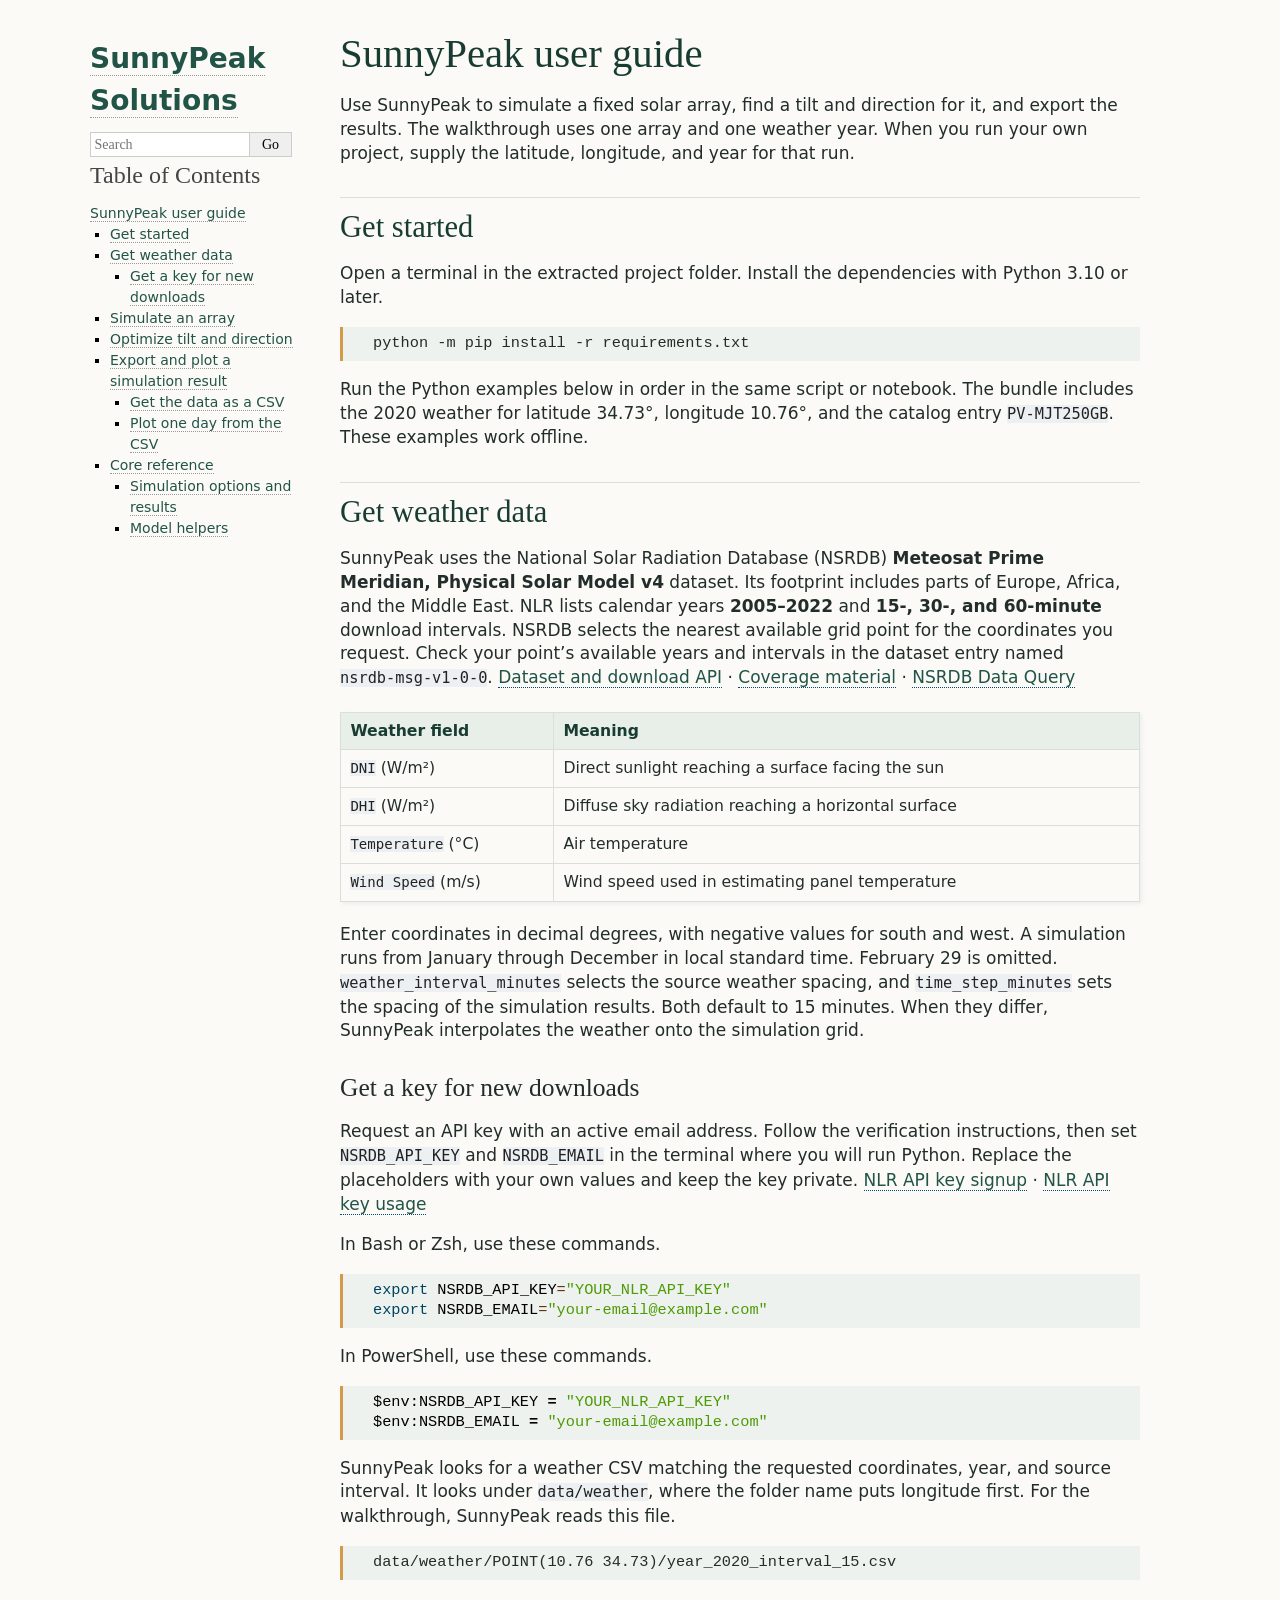
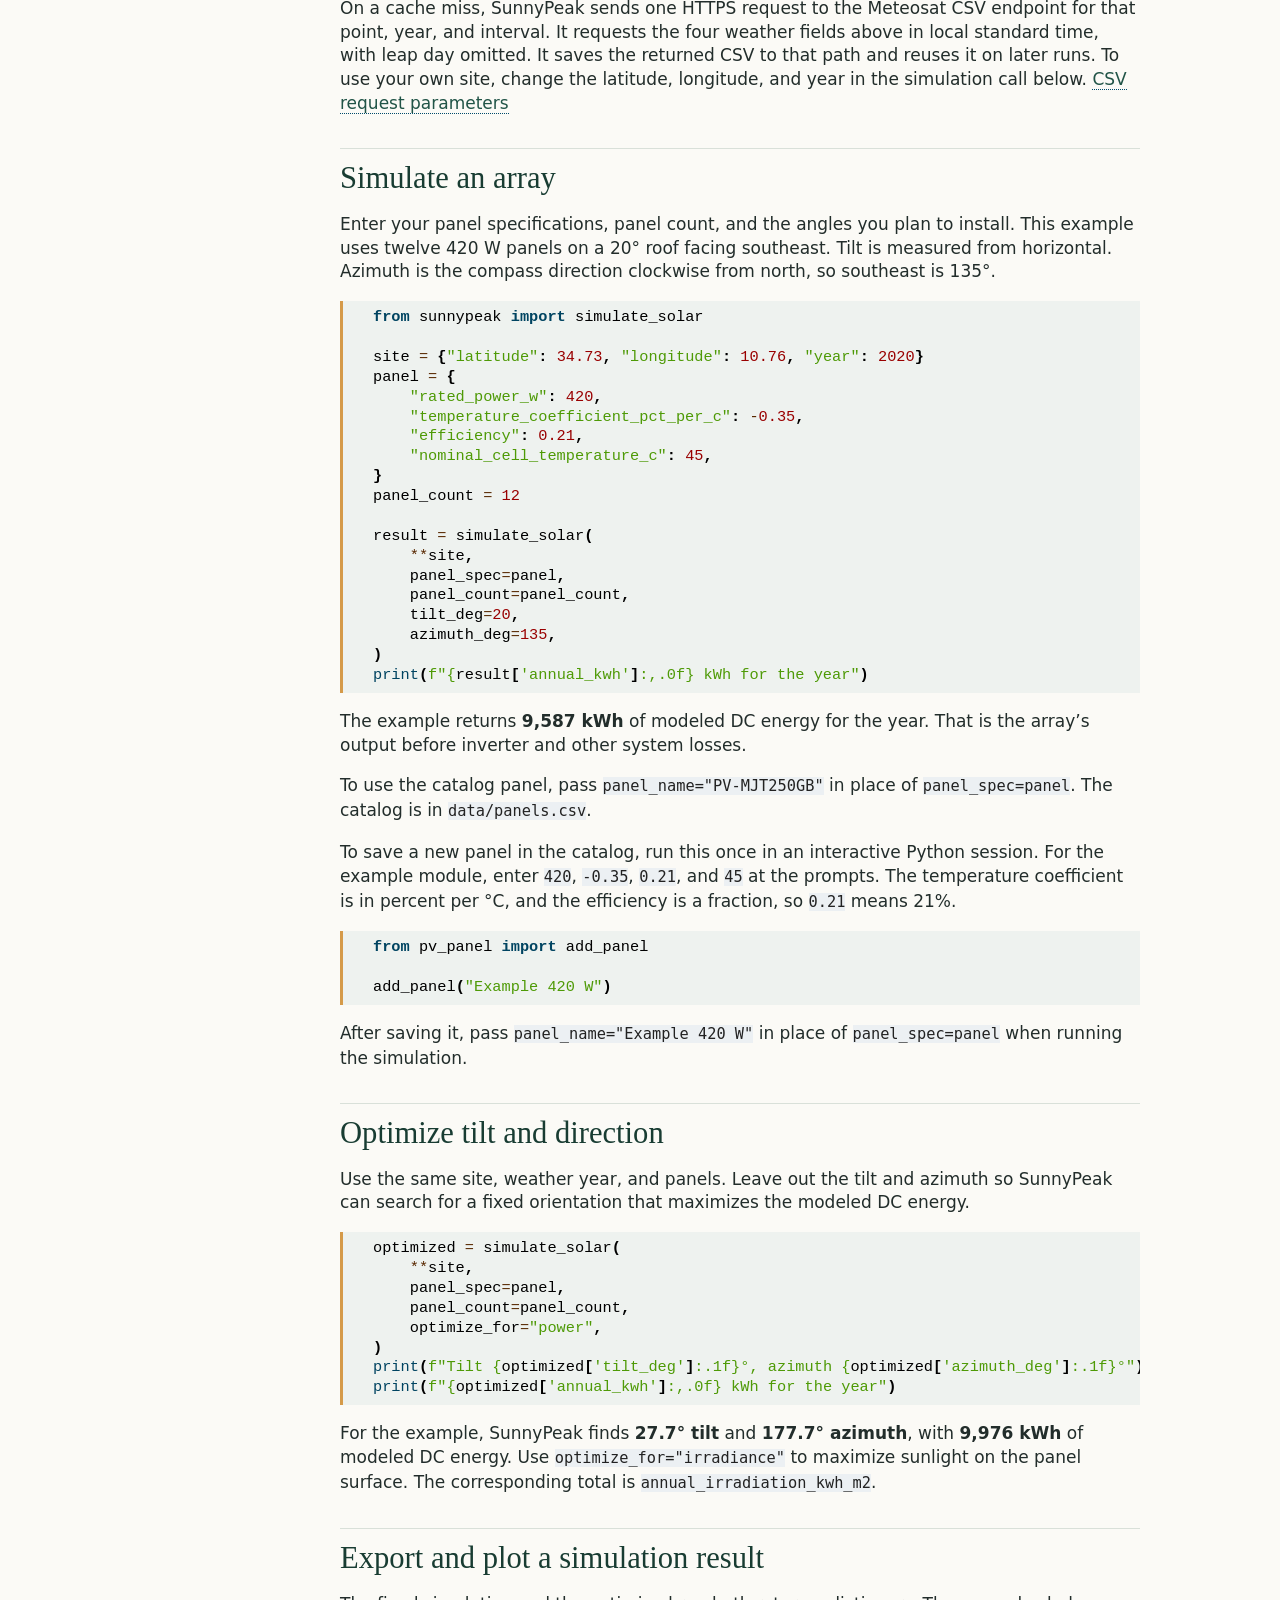
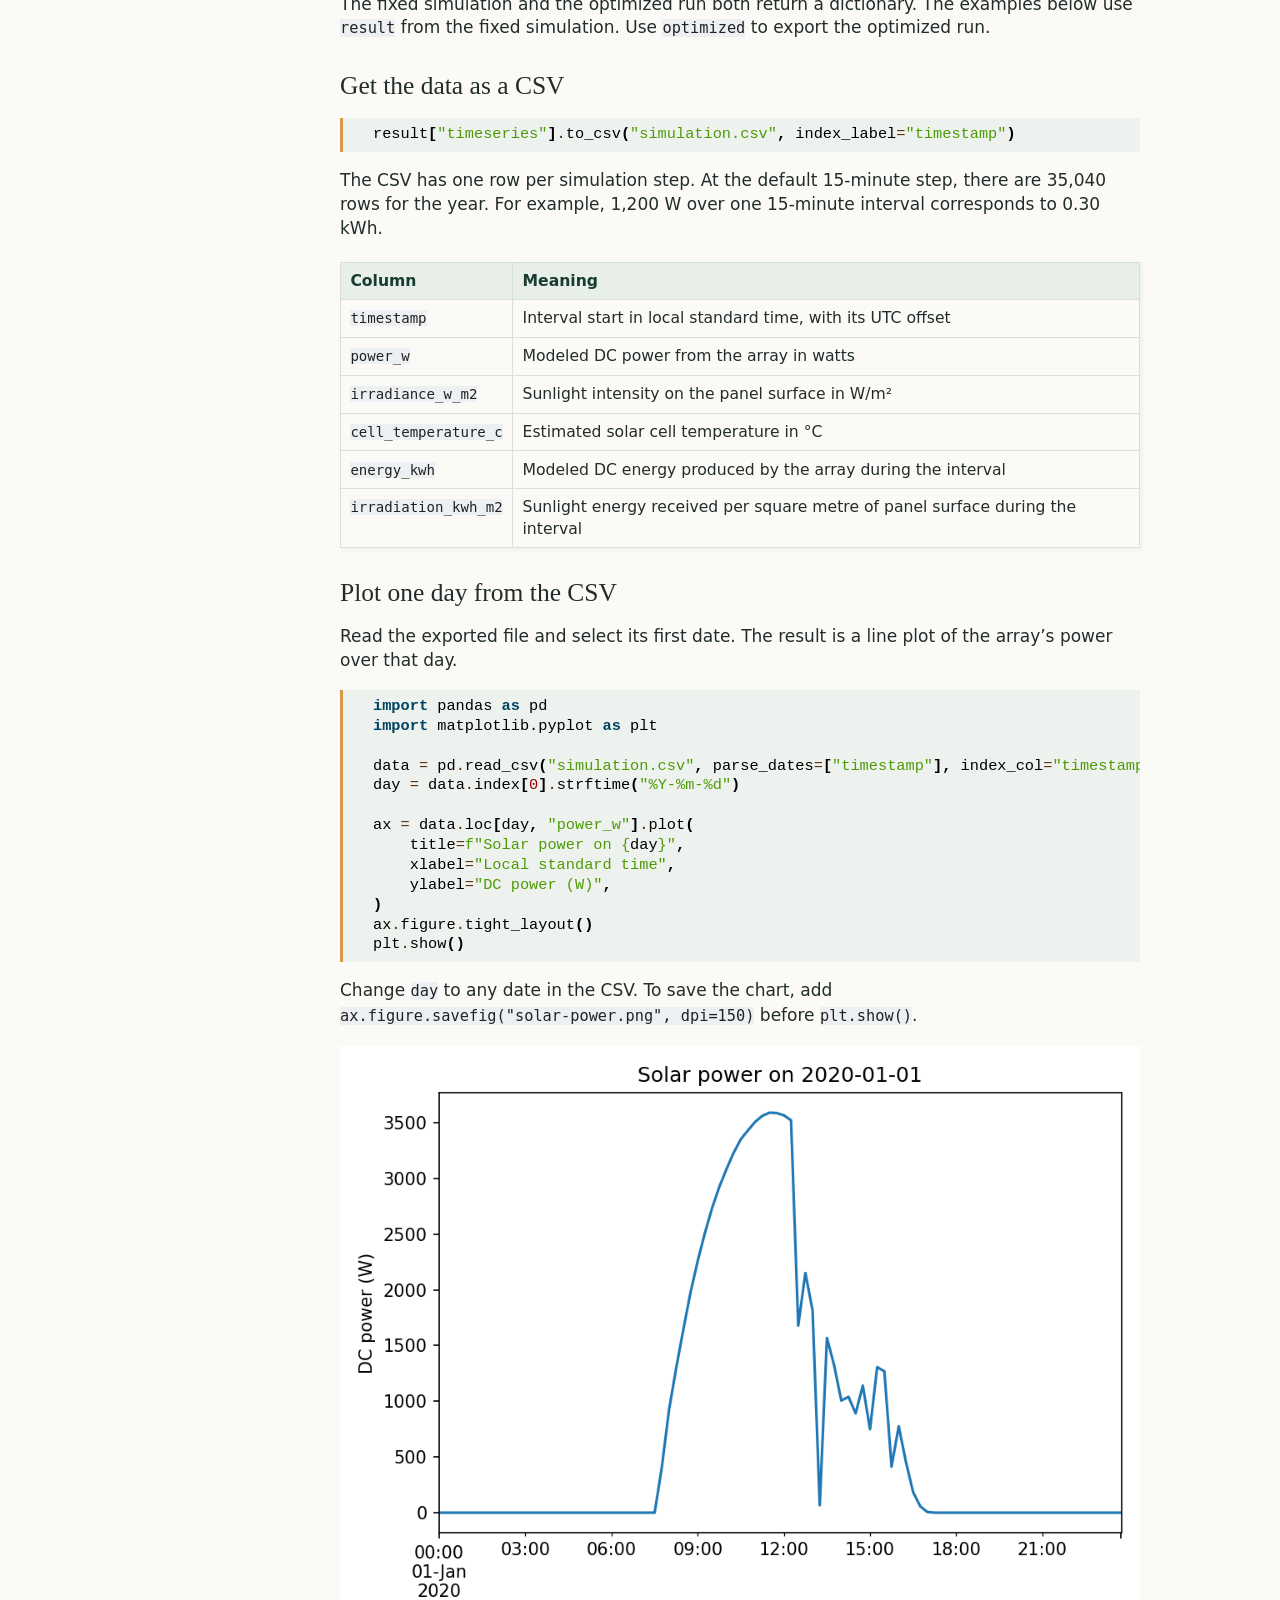
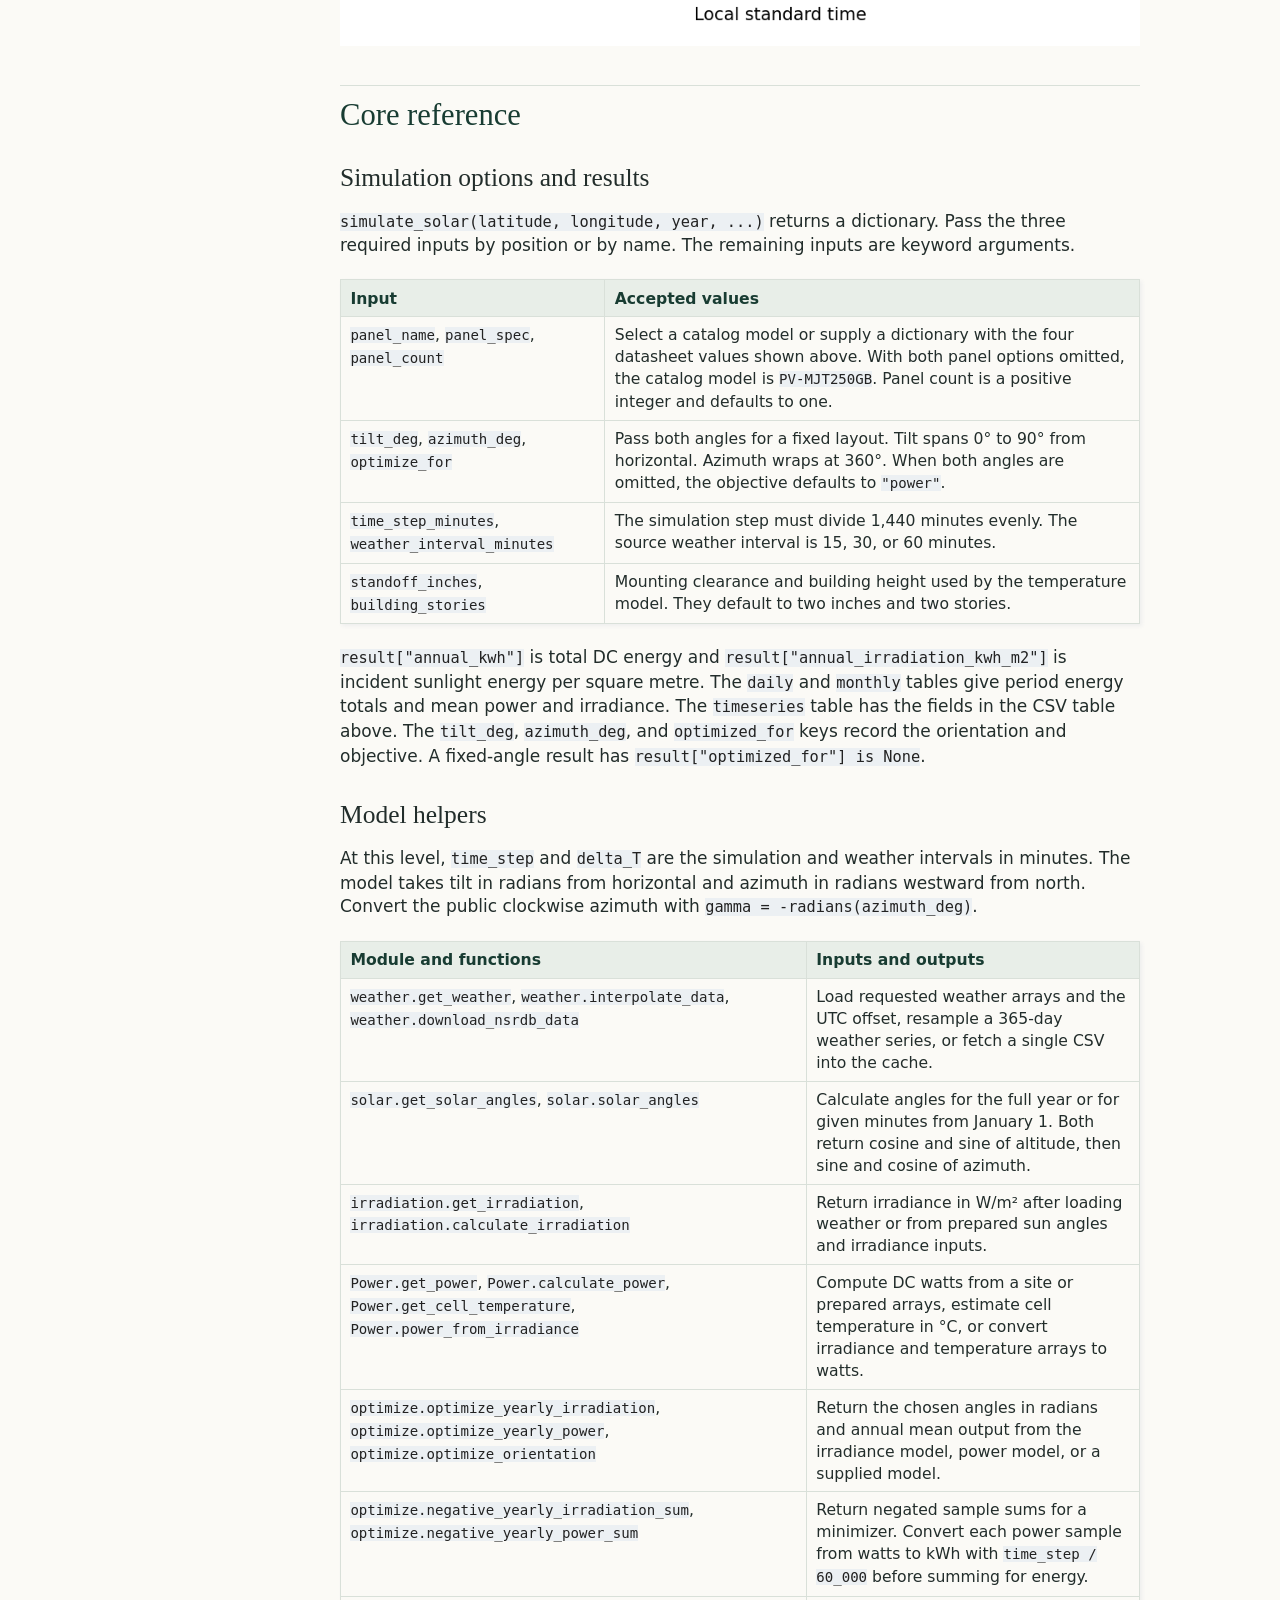
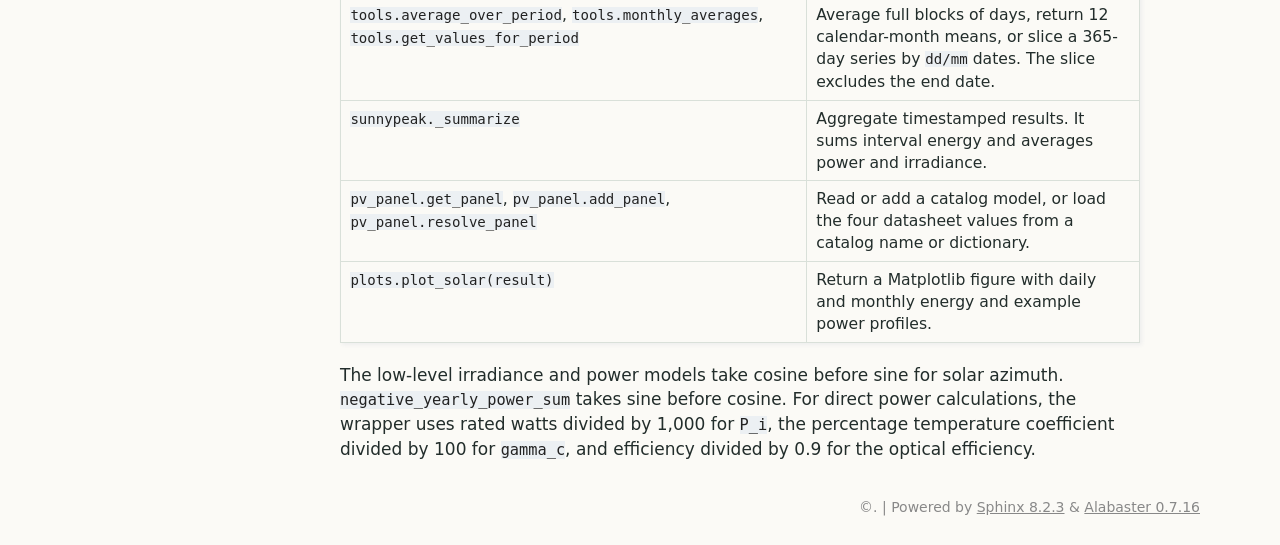
<file: docs/index.html>
<!DOCTYPE html>

<html lang="en" data-content_root="./">
  <head>
    <meta charset="utf-8" />
    <meta name="viewport" content="width=device-width, initial-scale=1.0" /><meta name="viewport" content="width=device-width, initial-scale=1" />

    <title>SunnyPeak user guide &#8212; SunnyPeak Solutions</title>
    <link rel="stylesheet" type="text/css" href="_static/pygments.css?v=5ecbeea2" />
    <link rel="stylesheet" type="text/css" href="_static/alabaster.css?v=cf78de15" />
    <link rel="stylesheet" type="text/css" href="_static/guide.css?v=ab6b4c80" />
    <script src="_static/documentation_options.js?v=7f41d439"></script>
    <script src="_static/doctools.js?v=9bcbadda"></script>
    <script src="_static/sphinx_highlight.js?v=dc90522c"></script>
    <link rel="search" title="Search" href="search.html" />
   
  <link rel="stylesheet" href="_static/custom.css" type="text/css" />
  

  
  

  </head><body>
  <div class="document">
    
      <div class="sphinxsidebar" role="navigation" aria-label="Main">
        <div class="sphinxsidebarwrapper">
<h1 class="logo"><a href="#">SunnyPeak Solutions</a></h1>









<search id="searchbox" style="display: none" role="search">
    <div class="searchformwrapper">
    <form class="search" action="search.html" method="get">
      <input type="text" name="q" aria-labelledby="searchlabel" autocomplete="off" autocorrect="off" autocapitalize="off" spellcheck="false" placeholder="Search"/>
      <input type="submit" value="Go" />
    </form>
    </div>
</search>
<script>document.getElementById('searchbox').style.display = "block"</script>
  <div>
    <h3><a href="#">Table of Contents</a></h3>
    <ul>
<li><a class="reference internal" href="#">SunnyPeak user guide</a><ul>
<li><a class="reference internal" href="#get-started">Get started</a></li>
<li><a class="reference internal" href="#get-weather-data">Get weather data</a><ul>
<li><a class="reference internal" href="#get-a-key-for-new-downloads">Get a key for new downloads</a></li>
</ul>
</li>
<li><a class="reference internal" href="#simulate-an-array">Simulate an array</a></li>
<li><a class="reference internal" href="#optimize-tilt-and-direction">Optimize tilt and direction</a></li>
<li><a class="reference internal" href="#export-and-plot-a-simulation-result">Export and plot a simulation result</a><ul>
<li><a class="reference internal" href="#get-the-data-as-a-csv">Get the data as a CSV</a></li>
<li><a class="reference internal" href="#plot-one-day-from-the-csv">Plot one day from the CSV</a></li>
</ul>
</li>
<li><a class="reference internal" href="#core-reference">Core reference</a><ul>
<li><a class="reference internal" href="#simulation-options-and-results">Simulation options and results</a></li>
<li><a class="reference internal" href="#model-helpers">Model helpers</a></li>
</ul>
</li>
</ul>
</li>
</ul>

  </div>
        </div>
      </div>
      <div class="documentwrapper">
        <div class="bodywrapper">
          

          <div class="body" role="main">
            
  <section id="sunnypeak-user-guide">
<h1>SunnyPeak user guide<a class="headerlink" href="#sunnypeak-user-guide" title="Link to this heading">¶</a></h1>
<p>Use SunnyPeak to simulate a fixed solar array, find a tilt and direction for it, and export the results. The walkthrough uses one array and one weather year. When you run your own project, supply the latitude, longitude, and year for that run.</p>
<section id="get-started">
<h2>Get started<a class="headerlink" href="#get-started" title="Link to this heading">¶</a></h2>
<p>Open a terminal in the extracted project folder. Install the dependencies with Python 3.10 or later.</p>
<div class="highlight-bash notranslate"><div class="highlight"><pre><span></span>python<span class="w"> </span>-m<span class="w"> </span>pip<span class="w"> </span>install<span class="w"> </span>-r<span class="w"> </span>requirements.txt
</pre></div>
</div>
<p>Run the Python examples below in order in the same script or notebook. The bundle includes the 2020 weather for latitude 34.73°, longitude 10.76°, and the catalog entry <code class="docutils literal notranslate"><span class="pre">PV-MJT250GB</span></code>. These examples work offline.</p>
</section>
<section id="get-weather-data">
<h2>Get weather data<a class="headerlink" href="#get-weather-data" title="Link to this heading">¶</a></h2>
<p>SunnyPeak uses the National Solar Radiation Database (NSRDB) <strong>Meteosat Prime Meridian, Physical Solar Model v4</strong> dataset. Its footprint includes parts of Europe, Africa, and the Middle East. NLR lists calendar years <strong>2005–2022</strong> and <strong>15-, 30-, and 60-minute</strong> download intervals. NSRDB selects the nearest available grid point for the coordinates you request. Check your point’s available years and intervals in the dataset entry named <code class="docutils literal notranslate"><span class="pre">nsrdb-msg-v1-0-0</span></code>. <a class="reference external" href="https://developer.nlr.gov/docs/solar/nsrdb/nsrdb-msg-v1-0-0-download/">Dataset and download API</a> · <a class="reference external" href="https://www.sandia.gov/app/uploads/sites/243/dlm_uploads/2024/05/PVPMC-2024-NSRDB-presentation-screen.pdf#page=19">Coverage material</a> · <a class="reference external" href="https://developer.nlr.gov/docs/solar/nsrdb/nsrdb_data_query/">NSRDB Data Query</a></p>
<table class="docutils align-default">
<thead>
<tr class="row-odd"><th class="head"><p>Weather field</p></th>
<th class="head"><p>Meaning</p></th>
</tr>
</thead>
<tbody>
<tr class="row-even"><td><p><code class="docutils literal notranslate"><span class="pre">DNI</span></code> (W/m²)</p></td>
<td><p>Direct sunlight reaching a surface facing the sun</p></td>
</tr>
<tr class="row-odd"><td><p><code class="docutils literal notranslate"><span class="pre">DHI</span></code> (W/m²)</p></td>
<td><p>Diffuse sky radiation reaching a horizontal surface</p></td>
</tr>
<tr class="row-even"><td><p><code class="docutils literal notranslate"><span class="pre">Temperature</span></code> (°C)</p></td>
<td><p>Air temperature</p></td>
</tr>
<tr class="row-odd"><td><p><code class="docutils literal notranslate"><span class="pre">Wind</span> <span class="pre">Speed</span></code> (m/s)</p></td>
<td><p>Wind speed used in estimating panel temperature</p></td>
</tr>
</tbody>
</table>
<p>Enter coordinates in decimal degrees, with negative values for south and west. A simulation runs from January through December in local standard time. February 29 is omitted. <code class="docutils literal notranslate"><span class="pre">weather_interval_minutes</span></code> selects the source weather spacing, and <code class="docutils literal notranslate"><span class="pre">time_step_minutes</span></code> sets the spacing of the simulation results. Both default to 15 minutes. When they differ, SunnyPeak interpolates the weather onto the simulation grid.</p>
<section id="get-a-key-for-new-downloads">
<h3>Get a key for new downloads<a class="headerlink" href="#get-a-key-for-new-downloads" title="Link to this heading">¶</a></h3>
<p>Request an API key with an active email address. Follow the verification instructions, then set <code class="docutils literal notranslate"><span class="pre">NSRDB_API_KEY</span></code> and <code class="docutils literal notranslate"><span class="pre">NSRDB_EMAIL</span></code> in the terminal where you will run Python. Replace the placeholders with your own values and keep the key private. <a class="reference external" href="https://developer.nlr.gov/signup/">NLR API key signup</a> · <a class="reference external" href="https://developer.nlr.gov/docs/api-key/">NLR API key usage</a></p>
<p>In Bash or Zsh, use these commands.</p>
<div class="highlight-bash notranslate"><div class="highlight"><pre><span></span><span class="nb">export</span><span class="w"> </span><span class="nv">NSRDB_API_KEY</span><span class="o">=</span><span class="s2">"YOUR_NLR_API_KEY"</span>
<span class="nb">export</span><span class="w"> </span><span class="nv">NSRDB_EMAIL</span><span class="o">=</span><span class="s2">"your-email@example.com"</span>
</pre></div>
</div>
<p>In PowerShell, use these commands.</p>
<div class="highlight-powershell notranslate"><div class="highlight"><pre><span></span><span class="nv">$env:NSRDB_API_KEY</span> <span class="p">=</span> <span class="s2">"YOUR_NLR_API_KEY"</span>
<span class="nv">$env:NSRDB_EMAIL</span> <span class="p">=</span> <span class="s2">"your-email@example.com"</span>
</pre></div>
</div>
<p>SunnyPeak looks for a weather CSV matching the requested coordinates, year, and source interval. It looks under <code class="docutils literal notranslate"><span class="pre">data/weather</span></code>, where the folder name puts longitude first. For the walkthrough, SunnyPeak reads this file.</p>
<div class="highlight-text notranslate"><div class="highlight"><pre><span></span>data/weather/POINT(10.76 34.73)/year_2020_interval_15.csv
</pre></div>
</div>
<p>On a cache miss, SunnyPeak sends one HTTPS request to the Meteosat CSV endpoint for that point, year, and interval. It requests the four weather fields above in local standard time, with leap day omitted. It saves the returned CSV to that path and reuses it on later runs. To use your own site, change the latitude, longitude, and year in the simulation call below. <a class="reference external" href="https://developer.nlr.gov/docs/solar/nsrdb/nsrdb-msg-v1-0-0-download/">CSV request parameters</a></p>
</section>
</section>
<section id="simulate-an-array">
<h2>Simulate an array<a class="headerlink" href="#simulate-an-array" title="Link to this heading">¶</a></h2>
<p>Enter your panel specifications, panel count, and the angles you plan to install. This example uses twelve 420 W panels on a 20° roof facing southeast. Tilt is measured from horizontal. Azimuth is the compass direction clockwise from north, so southeast is 135°.</p>
<div class="highlight-python notranslate"><div class="highlight"><pre><span></span><span class="kn">from</span><span class="w"> </span><span class="nn">sunnypeak</span><span class="w"> </span><span class="kn">import</span> <span class="n">simulate_solar</span>

<span class="n">site</span> <span class="o">=</span> <span class="p">{</span><span class="s2">"latitude"</span><span class="p">:</span> <span class="mf">34.73</span><span class="p">,</span> <span class="s2">"longitude"</span><span class="p">:</span> <span class="mf">10.76</span><span class="p">,</span> <span class="s2">"year"</span><span class="p">:</span> <span class="mi">2020</span><span class="p">}</span>
<span class="n">panel</span> <span class="o">=</span> <span class="p">{</span>
    <span class="s2">"rated_power_w"</span><span class="p">:</span> <span class="mi">420</span><span class="p">,</span>
    <span class="s2">"temperature_coefficient_pct_per_c"</span><span class="p">:</span> <span class="o">-</span><span class="mf">0.35</span><span class="p">,</span>
    <span class="s2">"efficiency"</span><span class="p">:</span> <span class="mf">0.21</span><span class="p">,</span>
    <span class="s2">"nominal_cell_temperature_c"</span><span class="p">:</span> <span class="mi">45</span><span class="p">,</span>
<span class="p">}</span>
<span class="n">panel_count</span> <span class="o">=</span> <span class="mi">12</span>

<span class="n">result</span> <span class="o">=</span> <span class="n">simulate_solar</span><span class="p">(</span>
    <span class="o">**</span><span class="n">site</span><span class="p">,</span>
    <span class="n">panel_spec</span><span class="o">=</span><span class="n">panel</span><span class="p">,</span>
    <span class="n">panel_count</span><span class="o">=</span><span class="n">panel_count</span><span class="p">,</span>
    <span class="n">tilt_deg</span><span class="o">=</span><span class="mi">20</span><span class="p">,</span>
    <span class="n">azimuth_deg</span><span class="o">=</span><span class="mi">135</span><span class="p">,</span>
<span class="p">)</span>
<span class="nb">print</span><span class="p">(</span><span class="sa">f</span><span class="s2">"</span><span class="si">{</span><span class="n">result</span><span class="p">[</span><span class="s1">'annual_kwh'</span><span class="p">]</span><span class="si">:</span><span class="s2">,.0f</span><span class="si">}</span><span class="s2"> kWh for the year"</span><span class="p">)</span>
</pre></div>
</div>
<p>The example returns <strong>9,587 kWh</strong> of modeled DC energy for the year. That is the array’s output before inverter and other system losses.</p>
<p>To use the catalog panel, pass <code class="docutils literal notranslate"><span class="pre">panel_name=&quot;PV-MJT250GB&quot;</span></code> in place of <code class="docutils literal notranslate"><span class="pre">panel_spec=panel</span></code>. The catalog is in <code class="docutils literal notranslate"><span class="pre">data/panels.csv</span></code>.</p>
<p>To save a new panel in the catalog, run this once in an interactive Python session. For the example module, enter <code class="docutils literal notranslate"><span class="pre">420</span></code>, <code class="docutils literal notranslate"><span class="pre">-0.35</span></code>, <code class="docutils literal notranslate"><span class="pre">0.21</span></code>, and <code class="docutils literal notranslate"><span class="pre">45</span></code> at the prompts. The temperature coefficient is in percent per °C, and the efficiency is a fraction, so <code class="docutils literal notranslate"><span class="pre">0.21</span></code> means 21%.</p>
<div class="highlight-python notranslate"><div class="highlight"><pre><span></span><span class="kn">from</span><span class="w"> </span><span class="nn">pv_panel</span><span class="w"> </span><span class="kn">import</span> <span class="n">add_panel</span>

<span class="n">add_panel</span><span class="p">(</span><span class="s2">"Example 420 W"</span><span class="p">)</span>
</pre></div>
</div>
<p>After saving it, pass <code class="docutils literal notranslate"><span class="pre">panel_name=&quot;Example</span> <span class="pre">420</span> <span class="pre">W&quot;</span></code> in place of <code class="docutils literal notranslate"><span class="pre">panel_spec=panel</span></code> when running the simulation.</p>
</section>
<section id="optimize-tilt-and-direction">
<h2>Optimize tilt and direction<a class="headerlink" href="#optimize-tilt-and-direction" title="Link to this heading">¶</a></h2>
<p>Use the same site, weather year, and panels. Leave out the tilt and azimuth so SunnyPeak can search for a fixed orientation that maximizes the modeled DC energy.</p>
<div class="highlight-python notranslate"><div class="highlight"><pre><span></span><span class="n">optimized</span> <span class="o">=</span> <span class="n">simulate_solar</span><span class="p">(</span>
    <span class="o">**</span><span class="n">site</span><span class="p">,</span>
    <span class="n">panel_spec</span><span class="o">=</span><span class="n">panel</span><span class="p">,</span>
    <span class="n">panel_count</span><span class="o">=</span><span class="n">panel_count</span><span class="p">,</span>
    <span class="n">optimize_for</span><span class="o">=</span><span class="s2">"power"</span><span class="p">,</span>
<span class="p">)</span>
<span class="nb">print</span><span class="p">(</span><span class="sa">f</span><span class="s2">"Tilt </span><span class="si">{</span><span class="n">optimized</span><span class="p">[</span><span class="s1">'tilt_deg'</span><span class="p">]</span><span class="si">:</span><span class="s2">.1f</span><span class="si">}</span><span class="s2">°, azimuth </span><span class="si">{</span><span class="n">optimized</span><span class="p">[</span><span class="s1">'azimuth_deg'</span><span class="p">]</span><span class="si">:</span><span class="s2">.1f</span><span class="si">}</span><span class="s2">°"</span><span class="p">)</span>
<span class="nb">print</span><span class="p">(</span><span class="sa">f</span><span class="s2">"</span><span class="si">{</span><span class="n">optimized</span><span class="p">[</span><span class="s1">'annual_kwh'</span><span class="p">]</span><span class="si">:</span><span class="s2">,.0f</span><span class="si">}</span><span class="s2"> kWh for the year"</span><span class="p">)</span>
</pre></div>
</div>
<p>For the example, SunnyPeak finds <strong>27.7° tilt</strong> and <strong>177.7° azimuth</strong>, with <strong>9,976 kWh</strong> of modeled DC energy. Use <code class="docutils literal notranslate"><span class="pre">optimize_for=&quot;irradiance&quot;</span></code> to maximize sunlight on the panel surface. The corresponding total is <code class="docutils literal notranslate"><span class="pre">annual_irradiation_kwh_m2</span></code>.</p>
</section>
<section id="export-and-plot-a-simulation-result">
<h2>Export and plot a simulation result<a class="headerlink" href="#export-and-plot-a-simulation-result" title="Link to this heading">¶</a></h2>
<p>The fixed simulation and the optimized run both return a dictionary. The examples below use <code class="docutils literal notranslate"><span class="pre">result</span></code> from the fixed simulation. Use <code class="docutils literal notranslate"><span class="pre">optimized</span></code> to export the optimized run.</p>
<section id="get-the-data-as-a-csv">
<h3>Get the data as a CSV<a class="headerlink" href="#get-the-data-as-a-csv" title="Link to this heading">¶</a></h3>
<div class="highlight-python notranslate"><div class="highlight"><pre><span></span><span class="n">result</span><span class="p">[</span><span class="s2">"timeseries"</span><span class="p">]</span><span class="o">.</span><span class="n">to_csv</span><span class="p">(</span><span class="s2">"simulation.csv"</span><span class="p">,</span> <span class="n">index_label</span><span class="o">=</span><span class="s2">"timestamp"</span><span class="p">)</span>
</pre></div>
</div>
<p>The CSV has one row per simulation step. At the default 15-minute step, there are 35,040 rows for the year. For example, 1,200 W over one 15-minute interval corresponds to 0.30 kWh.</p>
<table class="docutils align-default">
<thead>
<tr class="row-odd"><th class="head"><p>Column</p></th>
<th class="head"><p>Meaning</p></th>
</tr>
</thead>
<tbody>
<tr class="row-even"><td><p><code class="docutils literal notranslate"><span class="pre">timestamp</span></code></p></td>
<td><p>Interval start in local standard time, with its UTC offset</p></td>
</tr>
<tr class="row-odd"><td><p><code class="docutils literal notranslate"><span class="pre">power_w</span></code></p></td>
<td><p>Modeled DC power from the array in watts</p></td>
</tr>
<tr class="row-even"><td><p><code class="docutils literal notranslate"><span class="pre">irradiance_w_m2</span></code></p></td>
<td><p>Sunlight intensity on the panel surface in W/m²</p></td>
</tr>
<tr class="row-odd"><td><p><code class="docutils literal notranslate"><span class="pre">cell_temperature_c</span></code></p></td>
<td><p>Estimated solar cell temperature in °C</p></td>
</tr>
<tr class="row-even"><td><p><code class="docutils literal notranslate"><span class="pre">energy_kwh</span></code></p></td>
<td><p>Modeled DC energy produced by the array during the interval</p></td>
</tr>
<tr class="row-odd"><td><p><code class="docutils literal notranslate"><span class="pre">irradiation_kwh_m2</span></code></p></td>
<td><p>Sunlight energy received per square metre of panel surface during the interval</p></td>
</tr>
</tbody>
</table>
</section>
<section id="plot-one-day-from-the-csv">
<h3>Plot one day from the CSV<a class="headerlink" href="#plot-one-day-from-the-csv" title="Link to this heading">¶</a></h3>
<p>Read the exported file and select its first date. The result is a line plot of the array’s power over that day.</p>
<div class="highlight-python notranslate"><div class="highlight"><pre><span></span><span class="kn">import</span><span class="w"> </span><span class="nn">pandas</span><span class="w"> </span><span class="k">as</span><span class="w"> </span><span class="nn">pd</span>
<span class="kn">import</span><span class="w"> </span><span class="nn">matplotlib.pyplot</span><span class="w"> </span><span class="k">as</span><span class="w"> </span><span class="nn">plt</span>

<span class="n">data</span> <span class="o">=</span> <span class="n">pd</span><span class="o">.</span><span class="n">read_csv</span><span class="p">(</span><span class="s2">"simulation.csv"</span><span class="p">,</span> <span class="n">parse_dates</span><span class="o">=</span><span class="p">[</span><span class="s2">"timestamp"</span><span class="p">],</span> <span class="n">index_col</span><span class="o">=</span><span class="s2">"timestamp"</span><span class="p">)</span>
<span class="n">day</span> <span class="o">=</span> <span class="n">data</span><span class="o">.</span><span class="n">index</span><span class="p">[</span><span class="mi">0</span><span class="p">]</span><span class="o">.</span><span class="n">strftime</span><span class="p">(</span><span class="s2">"%Y-%m-</span><span class="si">%d</span><span class="s2">"</span><span class="p">)</span>

<span class="n">ax</span> <span class="o">=</span> <span class="n">data</span><span class="o">.</span><span class="n">loc</span><span class="p">[</span><span class="n">day</span><span class="p">,</span> <span class="s2">"power_w"</span><span class="p">]</span><span class="o">.</span><span class="n">plot</span><span class="p">(</span>
    <span class="n">title</span><span class="o">=</span><span class="sa">f</span><span class="s2">"Solar power on </span><span class="si">{</span><span class="n">day</span><span class="si">}</span><span class="s2">"</span><span class="p">,</span>
    <span class="n">xlabel</span><span class="o">=</span><span class="s2">"Local standard time"</span><span class="p">,</span>
    <span class="n">ylabel</span><span class="o">=</span><span class="s2">"DC power (W)"</span><span class="p">,</span>
<span class="p">)</span>
<span class="n">ax</span><span class="o">.</span><span class="n">figure</span><span class="o">.</span><span class="n">tight_layout</span><span class="p">()</span>
<span class="n">plt</span><span class="o">.</span><span class="n">show</span><span class="p">()</span>
</pre></div>
</div>
<p>Change <code class="docutils literal notranslate"><span class="pre">day</span></code> to any date in the CSV. To save the chart, add <code class="docutils literal notranslate"><span class="pre">ax.figure.savefig(&quot;solar-power.png&quot;,</span> <span class="pre">dpi=150)</span></code> before <code class="docutils literal notranslate"><span class="pre">plt.show()</span></code>.</p>
<p><img alt="Modeled DC power for the example array during the first day of the simulation" src="_images/solar-power.png" /></p>
</section>
</section>
<section id="core-reference">
<h2>Core reference<a class="headerlink" href="#core-reference" title="Link to this heading">¶</a></h2>
<section id="simulation-options-and-results">
<h3>Simulation options and results<a class="headerlink" href="#simulation-options-and-results" title="Link to this heading">¶</a></h3>
<p><code class="docutils literal notranslate"><span class="pre">simulate_solar(latitude,</span> <span class="pre">longitude,</span> <span class="pre">year,</span> <span class="pre">...)</span></code> returns a dictionary. Pass the three required inputs by position or by name. The remaining inputs are keyword arguments.</p>
<table class="docutils align-default">
<thead>
<tr class="row-odd"><th class="head"><p>Input</p></th>
<th class="head"><p>Accepted values</p></th>
</tr>
</thead>
<tbody>
<tr class="row-even"><td><p><code class="docutils literal notranslate"><span class="pre">panel_name</span></code>, <code class="docutils literal notranslate"><span class="pre">panel_spec</span></code>, <code class="docutils literal notranslate"><span class="pre">panel_count</span></code></p></td>
<td><p>Select a catalog model or supply a dictionary with the four datasheet values shown above. With both panel options omitted, the catalog model is <code class="docutils literal notranslate"><span class="pre">PV-MJT250GB</span></code>. Panel count is a positive integer and defaults to one.</p></td>
</tr>
<tr class="row-odd"><td><p><code class="docutils literal notranslate"><span class="pre">tilt_deg</span></code>, <code class="docutils literal notranslate"><span class="pre">azimuth_deg</span></code>, <code class="docutils literal notranslate"><span class="pre">optimize_for</span></code></p></td>
<td><p>Pass both angles for a fixed layout. Tilt spans 0° to 90° from horizontal. Azimuth wraps at 360°. When both angles are omitted, the objective defaults to <code class="docutils literal notranslate"><span class="pre">&quot;power&quot;</span></code>.</p></td>
</tr>
<tr class="row-even"><td><p><code class="docutils literal notranslate"><span class="pre">time_step_minutes</span></code>, <code class="docutils literal notranslate"><span class="pre">weather_interval_minutes</span></code></p></td>
<td><p>The simulation step must divide 1,440 minutes evenly. The source weather interval is 15, 30, or 60 minutes.</p></td>
</tr>
<tr class="row-odd"><td><p><code class="docutils literal notranslate"><span class="pre">standoff_inches</span></code>, <code class="docutils literal notranslate"><span class="pre">building_stories</span></code></p></td>
<td><p>Mounting clearance and building height used by the temperature model. They default to two inches and two stories.</p></td>
</tr>
</tbody>
</table>
<p><code class="docutils literal notranslate"><span class="pre">result[&quot;annual_kwh&quot;]</span></code> is total DC energy and <code class="docutils literal notranslate"><span class="pre">result[&quot;annual_irradiation_kwh_m2&quot;]</span></code> is incident sunlight energy per square metre. The <code class="docutils literal notranslate"><span class="pre">daily</span></code> and <code class="docutils literal notranslate"><span class="pre">monthly</span></code> tables give period energy totals and mean power and irradiance. The <code class="docutils literal notranslate"><span class="pre">timeseries</span></code> table has the fields in the CSV table above. The <code class="docutils literal notranslate"><span class="pre">tilt_deg</span></code>, <code class="docutils literal notranslate"><span class="pre">azimuth_deg</span></code>, and <code class="docutils literal notranslate"><span class="pre">optimized_for</span></code> keys record the orientation and objective. A fixed-angle result has <code class="docutils literal notranslate"><span class="pre">result[&quot;optimized_for&quot;]</span> <span class="pre">is</span> <span class="pre">None</span></code>.</p>
</section>
<section id="model-helpers">
<h3>Model helpers<a class="headerlink" href="#model-helpers" title="Link to this heading">¶</a></h3>
<p>At this level, <code class="docutils literal notranslate"><span class="pre">time_step</span></code> and <code class="docutils literal notranslate"><span class="pre">delta_T</span></code> are the simulation and weather intervals in minutes. The model takes tilt in radians from horizontal and azimuth in radians westward from north. Convert the public clockwise azimuth with <code class="docutils literal notranslate"><span class="pre">gamma</span> <span class="pre">=</span> <span class="pre">-radians(azimuth_deg)</span></code>.</p>
<table class="docutils align-default">
<thead>
<tr class="row-odd"><th class="head"><p>Module and functions</p></th>
<th class="head"><p>Inputs and outputs</p></th>
</tr>
</thead>
<tbody>
<tr class="row-even"><td><p><code class="docutils literal notranslate"><span class="pre">weather.get_weather</span></code>, <code class="docutils literal notranslate"><span class="pre">weather.interpolate_data</span></code>, <code class="docutils literal notranslate"><span class="pre">weather.download_nsrdb_data</span></code></p></td>
<td><p>Load requested weather arrays and the UTC offset, resample a 365-day weather series, or fetch a single CSV into the cache.</p></td>
</tr>
<tr class="row-odd"><td><p><code class="docutils literal notranslate"><span class="pre">solar.get_solar_angles</span></code>, <code class="docutils literal notranslate"><span class="pre">solar.solar_angles</span></code></p></td>
<td><p>Calculate angles for the full year or for given minutes from January 1. Both return cosine and sine of altitude, then sine and cosine of azimuth.</p></td>
</tr>
<tr class="row-even"><td><p><code class="docutils literal notranslate"><span class="pre">irradiation.get_irradiation</span></code>, <code class="docutils literal notranslate"><span class="pre">irradiation.calculate_irradiation</span></code></p></td>
<td><p>Return irradiance in W/m² after loading weather or from prepared sun angles and irradiance inputs.</p></td>
</tr>
<tr class="row-odd"><td><p><code class="docutils literal notranslate"><span class="pre">Power.get_power</span></code>, <code class="docutils literal notranslate"><span class="pre">Power.calculate_power</span></code>, <code class="docutils literal notranslate"><span class="pre">Power.get_cell_temperature</span></code>, <code class="docutils literal notranslate"><span class="pre">Power.power_from_irradiance</span></code></p></td>
<td><p>Compute DC watts from a site or prepared arrays, estimate cell temperature in °C, or convert irradiance and temperature arrays to watts.</p></td>
</tr>
<tr class="row-even"><td><p><code class="docutils literal notranslate"><span class="pre">optimize.optimize_yearly_irradiation</span></code>, <code class="docutils literal notranslate"><span class="pre">optimize.optimize_yearly_power</span></code>, <code class="docutils literal notranslate"><span class="pre">optimize.optimize_orientation</span></code></p></td>
<td><p>Return the chosen angles in radians and annual mean output from the irradiance model, power model, or a supplied model.</p></td>
</tr>
<tr class="row-odd"><td><p><code class="docutils literal notranslate"><span class="pre">optimize.negative_yearly_irradiation_sum</span></code>, <code class="docutils literal notranslate"><span class="pre">optimize.negative_yearly_power_sum</span></code></p></td>
<td><p>Return negated sample sums for a minimizer. Convert each power sample from watts to kWh with <code class="docutils literal notranslate"><span class="pre">time_step</span> <span class="pre">/</span> <span class="pre">60_000</span></code> before summing for energy.</p></td>
</tr>
<tr class="row-even"><td><p><code class="docutils literal notranslate"><span class="pre">tools.average_over_period</span></code>, <code class="docutils literal notranslate"><span class="pre">tools.monthly_averages</span></code>, <code class="docutils literal notranslate"><span class="pre">tools.get_values_for_period</span></code></p></td>
<td><p>Average full blocks of days, return 12 calendar-month means, or slice a 365-day series by <code class="docutils literal notranslate"><span class="pre">dd/mm</span></code> dates. The slice excludes the end date.</p></td>
</tr>
<tr class="row-odd"><td><p><code class="docutils literal notranslate"><span class="pre">sunnypeak._summarize</span></code></p></td>
<td><p>Aggregate timestamped results. It sums interval energy and averages power and irradiance.</p></td>
</tr>
<tr class="row-even"><td><p><code class="docutils literal notranslate"><span class="pre">pv_panel.get_panel</span></code>, <code class="docutils literal notranslate"><span class="pre">pv_panel.add_panel</span></code>, <code class="docutils literal notranslate"><span class="pre">pv_panel.resolve_panel</span></code></p></td>
<td><p>Read or add a catalog model, or load the four datasheet values from a catalog name or dictionary.</p></td>
</tr>
<tr class="row-odd"><td><p><code class="docutils literal notranslate"><span class="pre">plots.plot_solar(result)</span></code></p></td>
<td><p>Return a Matplotlib figure with daily and monthly energy and example power profiles.</p></td>
</tr>
</tbody>
</table>
<p>The low-level irradiance and power models take cosine before sine for solar azimuth. <code class="docutils literal notranslate"><span class="pre">negative_yearly_power_sum</span></code> takes sine before cosine. For direct power calculations, the wrapper uses rated watts divided by 1,000 for <code class="docutils literal notranslate"><span class="pre">P_i</span></code>, the percentage temperature coefficient divided by 100 for <code class="docutils literal notranslate"><span class="pre">gamma_c</span></code>, and efficiency divided by 0.9 for the optical efficiency.</p>
</section>
</section>
</section>


          </div>
          
        </div>
      </div>
    <div class="clearer"></div>
  </div>
    <div class="footer">
      &#169;.
      
      |
      Powered by <a href="https://www.sphinx-doc.org/">Sphinx 8.2.3</a>
      &amp; <a href="https://alabaster.readthedocs.io">Alabaster 0.7.16</a>
      
    </div>

    

    
  </body>
</html>
</file>
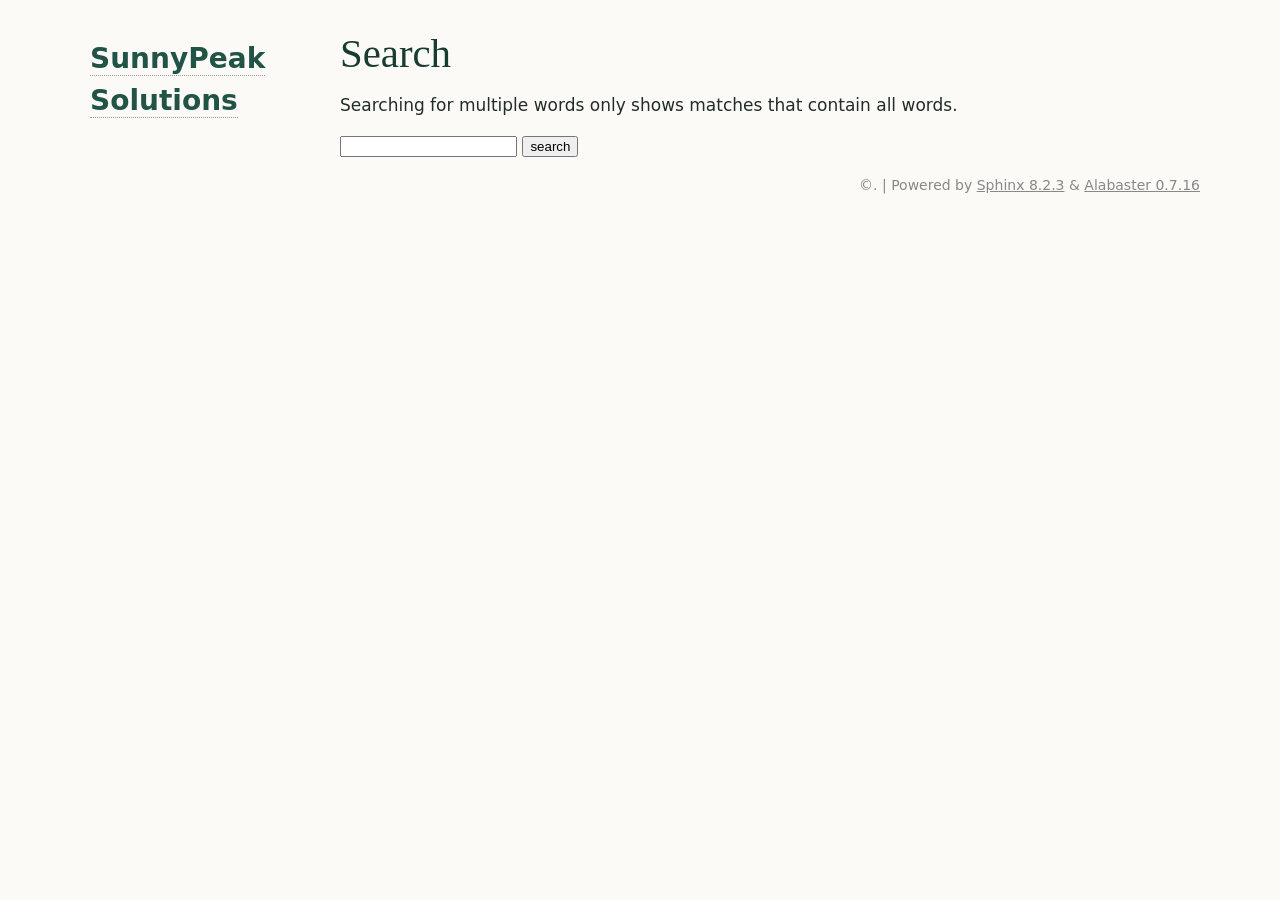
<file: docs/search.html>
<!DOCTYPE html>

<html lang="en" data-content_root="./">
  <head>
    <meta charset="utf-8" />
    <meta name="viewport" content="width=device-width, initial-scale=1.0" />
    <title>Search &#8212; SunnyPeak Solutions</title>
    <link rel="stylesheet" type="text/css" href="_static/pygments.css?v=5ecbeea2" />
    <link rel="stylesheet" type="text/css" href="_static/alabaster.css?v=cf78de15" />
    <link rel="stylesheet" type="text/css" href="_static/guide.css?v=ab6b4c80" />
    
    <script src="_static/documentation_options.js?v=7f41d439"></script>
    <script src="_static/doctools.js?v=9bcbadda"></script>
    <script src="_static/sphinx_highlight.js?v=dc90522c"></script>
    <script src="_static/searchtools.js"></script>
    <script src="_static/language_data.js"></script>
    <link rel="search" title="Search" href="#" />
    <script src="searchindex.js" defer="defer"></script>
    <meta name="robots" content="noindex" />
    
   
  <link rel="stylesheet" href="_static/custom.css" type="text/css" />
  

  
  


  </head><body>
  <div class="document">
    
      <div class="sphinxsidebar" role="navigation" aria-label="Main">
        <div class="sphinxsidebarwrapper">
<h1 class="logo"><a href="index.html">SunnyPeak Solutions</a></h1>









        </div>
      </div>
      <div class="documentwrapper">
        <div class="bodywrapper">
          

          <div class="body" role="main">
            
  <h1 id="search-documentation">Search</h1>
  
  <noscript>
  <div class="admonition warning">
  <p>
    Please activate JavaScript to enable the search
    functionality.
  </p>
  </div>
  </noscript>
  
  
  <p>
    Searching for multiple words only shows matches that contain
    all words.
  </p>
  
  
  <form action="" method="get">
    <input type="text" name="q" aria-labelledby="search-documentation" value="" autocomplete="off" autocorrect="off" autocapitalize="off" spellcheck="false"/>
    <input type="submit" value="search" />
    <span id="search-progress" style="padding-left: 10px"></span>
  </form>
  
  
  <div id="search-results"></div>
  

          </div>
          
        </div>
      </div>
    <div class="clearer"></div>
  </div>
    <div class="footer">
      &#169;.
      
      |
      Powered by <a href="https://www.sphinx-doc.org/">Sphinx 8.2.3</a>
      &amp; <a href="https://alabaster.readthedocs.io">Alabaster 0.7.16</a>
      
    </div>

    

    
  </body>
</html>
</file>
<file: docs/_static/pygments.css>
pre { line-height: 125%; }
td.linenos .normal { color: inherit; background-color: transparent; padding-left: 5px; padding-right: 5px; }
span.linenos { color: inherit; background-color: transparent; padding-left: 5px; padding-right: 5px; }
td.linenos .special { color: #000000; background-color: #ffffc0; padding-left: 5px; padding-right: 5px; }
span.linenos.special { color: #000000; background-color: #ffffc0; padding-left: 5px; padding-right: 5px; }
.highlight .hll { background-color: #ffffcc }
.highlight { background: #f8f8f8; }
.highlight .c { color: #8F5902; font-style: italic } /* Comment */
.highlight .err { color: #A40000; border: 1px solid #EF2929 } /* Error */
.highlight .g { color: #000 } /* Generic */
.highlight .k { color: #004461; font-weight: bold } /* Keyword */
.highlight .l { color: #000 } /* Literal */
.highlight .n { color: #000 } /* Name */
.highlight .o { color: #582800 } /* Operator */
.highlight .x { color: #000 } /* Other */
.highlight .p { color: #000; font-weight: bold } /* Punctuation */
.highlight .ch { color: #8F5902; font-style: italic } /* Comment.Hashbang */
.highlight .cm { color: #8F5902; font-style: italic } /* Comment.Multiline */
.highlight .cp { color: #8F5902 } /* Comment.Preproc */
.highlight .cpf { color: #8F5902; font-style: italic } /* Comment.PreprocFile */
.highlight .c1 { color: #8F5902; font-style: italic } /* Comment.Single */
.highlight .cs { color: #8F5902; font-style: italic } /* Comment.Special */
.highlight .gd { color: #A40000 } /* Generic.Deleted */
.highlight .ge { color: #000; font-style: italic } /* Generic.Emph */
.highlight .ges { color: #000 } /* Generic.EmphStrong */
.highlight .gr { color: #EF2929 } /* Generic.Error */
.highlight .gh { color: #000080; font-weight: bold } /* Generic.Heading */
.highlight .gi { color: #00A000 } /* Generic.Inserted */
.highlight .go { color: #888 } /* Generic.Output */
.highlight .gp { color: #745334 } /* Generic.Prompt */
.highlight .gs { color: #000; font-weight: bold } /* Generic.Strong */
.highlight .gu { color: #800080; font-weight: bold } /* Generic.Subheading */
.highlight .gt { color: #A40000; font-weight: bold } /* Generic.Traceback */
.highlight .kc { color: #004461; font-weight: bold } /* Keyword.Constant */
.highlight .kd { color: #004461; font-weight: bold } /* Keyword.Declaration */
.highlight .kn { color: #004461; font-weight: bold } /* Keyword.Namespace */
.highlight .kp { color: #004461; font-weight: bold } /* Keyword.Pseudo */
.highlight .kr { color: #004461; font-weight: bold } /* Keyword.Reserved */
.highlight .kt { color: #004461; font-weight: bold } /* Keyword.Type */
.highlight .ld { color: #000 } /* Literal.Date */
.highlight .m { color: #900 } /* Literal.Number */
.highlight .s { color: #4E9A06 } /* Literal.String */
.highlight .na { color: #C4A000 } /* Name.Attribute */
.highlight .nb { color: #004461 } /* Name.Builtin */
.highlight .nc { color: #000 } /* Name.Class */
.highlight .no { color: #000 } /* Name.Constant */
.highlight .nd { color: #888 } /* Name.Decorator */
.highlight .ni { color: #CE5C00 } /* Name.Entity */
.highlight .ne { color: #C00; font-weight: bold } /* Name.Exception */
.highlight .nf { color: #000 } /* Name.Function */
.highlight .nl { color: #F57900 } /* Name.Label */
.highlight .nn { color: #000 } /* Name.Namespace */
.highlight .nx { color: #000 } /* Name.Other */
.highlight .py { color: #000 } /* Name.Property */
.highlight .nt { color: #004461; font-weight: bold } /* Name.Tag */
.highlight .nv { color: #000 } /* Name.Variable */
.highlight .ow { color: #004461; font-weight: bold } /* Operator.Word */
.highlight .pm { color: #000; font-weight: bold } /* Punctuation.Marker */
.highlight .w { color: #F8F8F8 } /* Text.Whitespace */
.highlight .mb { color: #900 } /* Literal.Number.Bin */
.highlight .mf { color: #900 } /* Literal.Number.Float */
.highlight .mh { color: #900 } /* Literal.Number.Hex */
.highlight .mi { color: #900 } /* Literal.Number.Integer */
.highlight .mo { color: #900 } /* Literal.Number.Oct */
.highlight .sa { color: #4E9A06 } /* Literal.String.Affix */
.highlight .sb { color: #4E9A06 } /* Literal.String.Backtick */
.highlight .sc { color: #4E9A06 } /* Literal.String.Char */
.highlight .dl { color: #4E9A06 } /* Literal.String.Delimiter */
.highlight .sd { color: #8F5902; font-style: italic } /* Literal.String.Doc */
.highlight .s2 { color: #4E9A06 } /* Literal.String.Double */
.highlight .se { color: #4E9A06 } /* Literal.String.Escape */
.highlight .sh { color: #4E9A06 } /* Literal.String.Heredoc */
.highlight .si { color: #4E9A06 } /* Literal.String.Interpol */
.highlight .sx { color: #4E9A06 } /* Literal.String.Other */
.highlight .sr { color: #4E9A06 } /* Literal.String.Regex */
.highlight .s1 { color: #4E9A06 } /* Literal.String.Single */
.highlight .ss { color: #4E9A06 } /* Literal.String.Symbol */
.highlight .bp { color: #3465A4 } /* Name.Builtin.Pseudo */
.highlight .fm { color: #000 } /* Name.Function.Magic */
.highlight .vc { color: #000 } /* Name.Variable.Class */
.highlight .vg { color: #000 } /* Name.Variable.Global */
.highlight .vi { color: #000 } /* Name.Variable.Instance */
.highlight .vm { color: #000 } /* Name.Variable.Magic */
.highlight .il { color: #900 } /* Literal.Number.Integer.Long */
</file>
<file: docs/_static/alabaster.css>
@import url("basic.css");

/* -- page layout ----------------------------------------------------------- */

body {
    font-family: Georgia, serif;
    font-size: 17px;
    background-color: #fff;
    color: #000;
    margin: 0;
    padding: 0;
}


div.document {
    width: 1120px;
    margin: 30px auto 0 auto;
}

div.documentwrapper {
    float: left;
    width: 100%;
}

div.bodywrapper {
    margin: 0 0 0 230px;
}

div.sphinxsidebar {
    width: 230px;
    font-size: 14px;
    line-height: 1.5;
}

hr {
    border: 1px solid #B1B4B6;
}

div.body {
    background-color: #fff;
    color: #3E4349;
    padding: 0 30px 0 30px;
}

div.body > .section {
    text-align: left;
}

div.footer {
    width: 1120px;
    margin: 20px auto 30px auto;
    font-size: 14px;
    color: #888;
    text-align: right;
}

div.footer a {
    color: #888;
}

p.caption {
    font-family: inherit;
    font-size: inherit;
}


div.relations {
    display: none;
}


div.sphinxsidebar {
    max-height: 100%;
    overflow-y: auto;
}

div.sphinxsidebar a {
    color: #444;
    text-decoration: none;
    border-bottom: 1px dotted #999;
}

div.sphinxsidebar a:hover {
    border-bottom: 1px solid #999;
}

div.sphinxsidebarwrapper {
    padding: 18px 10px;
}

div.sphinxsidebarwrapper p.logo {
    padding: 0;
    margin: -10px 0 0 0px;
    text-align: center;
}

div.sphinxsidebarwrapper h1.logo {
    margin-top: -10px;
    text-align: center;
    margin-bottom: 5px;
    text-align: left;
}

div.sphinxsidebarwrapper h1.logo-name {
    margin-top: 0px;
}

div.sphinxsidebarwrapper p.blurb {
    margin-top: 0;
    font-style: normal;
}

div.sphinxsidebar h3,
div.sphinxsidebar h4 {
    font-family: Georgia, serif;
    color: #444;
    font-size: 24px;
    font-weight: normal;
    margin: 0 0 5px 0;
    padding: 0;
}

div.sphinxsidebar h4 {
    font-size: 20px;
}

div.sphinxsidebar h3 a {
    color: #444;
}

div.sphinxsidebar p.logo a,
div.sphinxsidebar h3 a,
div.sphinxsidebar p.logo a:hover,
div.sphinxsidebar h3 a:hover {
    border: none;
}

div.sphinxsidebar p {
    color: #555;
    margin: 10px 0;
}

div.sphinxsidebar ul {
    margin: 10px 0;
    padding: 0;
    color: #000;
}

div.sphinxsidebar ul li.toctree-l1 > a {
    font-size: 120%;
}

div.sphinxsidebar ul li.toctree-l2 > a {
    font-size: 110%;
}

div.sphinxsidebar input {
    border: 1px solid #CCC;
    font-family: Georgia, serif;
    font-size: 1em;
}

div.sphinxsidebar #searchbox input[type="text"] {
    width: 160px;
}

div.sphinxsidebar .search > div {
    display: table-cell;
}

div.sphinxsidebar hr {
    border: none;
    height: 1px;
    color: #AAA;
    background: #AAA;

    text-align: left;
    margin-left: 0;
    width: 50%;
}

div.sphinxsidebar .badge {
    border-bottom: none;
}

div.sphinxsidebar .badge:hover {
    border-bottom: none;
}

/* To address an issue with donation coming after search */
div.sphinxsidebar h3.donation {
    margin-top: 10px;
}

/* -- body styles ----------------------------------------------------------- */

a {
    color: #004B6B;
    text-decoration: underline;
}

a:hover {
    color: #6D4100;
    text-decoration: underline;
}

div.body h1,
div.body h2,
div.body h3,
div.body h4,
div.body h5,
div.body h6 {
    font-family: Georgia, serif;
    font-weight: normal;
    margin: 30px 0px 10px 0px;
    padding: 0;
}

div.body h1 { margin-top: 0; padding-top: 0; font-size: 240%; }
div.body h2 { font-size: 180%; }
div.body h3 { font-size: 150%; }
div.body h4 { font-size: 130%; }
div.body h5 { font-size: 100%; }
div.body h6 { font-size: 100%; }

a.headerlink {
    color: #DDD;
    padding: 0 4px;
    text-decoration: none;
}

a.headerlink:hover {
    color: #444;
    background: #EAEAEA;
}

div.body p, div.body dd, div.body li {
    line-height: 1.4em;
}

div.admonition {
    margin: 20px 0px;
    padding: 10px 30px;
    background-color: #EEE;
    border: 1px solid #CCC;
}

div.admonition tt.xref, div.admonition code.xref, div.admonition a tt {
    background-color: #FBFBFB;
    border-bottom: 1px solid #fafafa;
}

div.admonition p.admonition-title {
    font-family: Georgia, serif;
    font-weight: normal;
    font-size: 24px;
    margin: 0 0 10px 0;
    padding: 0;
    line-height: 1;
}

div.admonition p.last {
    margin-bottom: 0;
}

div.highlight {
    background-color: #fff;
}

dt:target, .highlight {
    background: #FAF3E8;
}

div.warning {
    background-color: #FCC;
    border: 1px solid #FAA;
}

div.danger {
    background-color: #FCC;
    border: 1px solid #FAA;
    -moz-box-shadow: 2px 2px 4px #D52C2C;
    -webkit-box-shadow: 2px 2px 4px #D52C2C;
    box-shadow: 2px 2px 4px #D52C2C;
}

div.error {
    background-color: #FCC;
    border: 1px solid #FAA;
    -moz-box-shadow: 2px 2px 4px #D52C2C;
    -webkit-box-shadow: 2px 2px 4px #D52C2C;
    box-shadow: 2px 2px 4px #D52C2C;
}

div.caution {
    background-color: #FCC;
    border: 1px solid #FAA;
}

div.attention {
    background-color: #FCC;
    border: 1px solid #FAA;
}

div.important {
    background-color: #EEE;
    border: 1px solid #CCC;
}

div.note {
    background-color: #EEE;
    border: 1px solid #CCC;
}

div.tip {
    background-color: #EEE;
    border: 1px solid #CCC;
}

div.hint {
    background-color: #EEE;
    border: 1px solid #CCC;
}

div.seealso {
    background-color: #EEE;
    border: 1px solid #CCC;
}

div.topic {
    background-color: #EEE;
}

p.admonition-title {
    display: inline;
}

p.admonition-title:after {
    content: ":";
}

pre, tt, code {
    font-family: 'Consolas', 'Menlo', 'DejaVu Sans Mono', 'Bitstream Vera Sans Mono', monospace;
    font-size: 0.9em;
}

.hll {
    background-color: #FFC;
    margin: 0 -12px;
    padding: 0 12px;
    display: block;
}

img.screenshot {
}

tt.descname, tt.descclassname, code.descname, code.descclassname {
    font-size: 0.95em;
}

tt.descname, code.descname {
    padding-right: 0.08em;
}

img.screenshot {
    -moz-box-shadow: 2px 2px 4px #EEE;
    -webkit-box-shadow: 2px 2px 4px #EEE;
    box-shadow: 2px 2px 4px #EEE;
}

table.docutils {
    border: 1px solid #888;
    -moz-box-shadow: 2px 2px 4px #EEE;
    -webkit-box-shadow: 2px 2px 4px #EEE;
    box-shadow: 2px 2px 4px #EEE;
}

table.docutils td, table.docutils th {
    border: 1px solid #888;
    padding: 0.25em 0.7em;
}

table.field-list, table.footnote {
    border: none;
    -moz-box-shadow: none;
    -webkit-box-shadow: none;
    box-shadow: none;
}

table.footnote {
    margin: 15px 0;
    width: 100%;
    border: 1px solid #EEE;
    background: #FDFDFD;
    font-size: 0.9em;
}

table.footnote + table.footnote {
    margin-top: -15px;
    border-top: none;
}

table.field-list th {
    padding: 0 0.8em 0 0;
}

table.field-list td {
    padding: 0;
}

table.field-list p {
    margin-bottom: 0.8em;
}

/* Cloned from
 * https://github.com/sphinx-doc/sphinx/commit/ef60dbfce09286b20b7385333d63a60321784e68
 */
.field-name {
    -moz-hyphens: manual;
    -ms-hyphens: manual;
    -webkit-hyphens: manual;
    hyphens: manual;
}

table.footnote td.label {
    width: .1px;
    padding: 0.3em 0 0.3em 0.5em;
}

table.footnote td {
    padding: 0.3em 0.5em;
}

dl {
    margin-left: 0;
    margin-right: 0;
    margin-top: 0;
    padding: 0;
}

dl dd {
    margin-left: 30px;
}

blockquote {
    margin: 0 0 0 30px;
    padding: 0;
}

ul, ol {
    /* Matches the 30px from the narrow-screen "li > ul" selector below */
    margin: 10px 0 10px 30px;
    padding: 0;
}

pre {
    background: #EEE;
    padding: 7px 30px;
    margin: 15px 0px;
    line-height: 1.3em;
}

div.viewcode-block:target {
    background: #ffd;
}

dl pre, blockquote pre, li pre {
    margin-left: 0;
    padding-left: 30px;
}

tt, code {
    background-color: #ecf0f3;
    color: #222;
    /* padding: 1px 2px; */
}

tt.xref, code.xref, a tt {
    background-color: #FBFBFB;
    border-bottom: 1px solid #fff;
}

a.reference {
    text-decoration: none;
    border-bottom: 1px dotted #004B6B;
}

/* Don't put an underline on images */
a.image-reference, a.image-reference:hover {
    border-bottom: none;
}

a.reference:hover {
    border-bottom: 1px solid #6D4100;
}

a.footnote-reference {
    text-decoration: none;
    font-size: 0.7em;
    vertical-align: top;
    border-bottom: 1px dotted #004B6B;
}

a.footnote-reference:hover {
    border-bottom: 1px solid #6D4100;
}

a:hover tt, a:hover code {
    background: #EEE;
}


@media screen and (max-width: 870px) {

    div.sphinxsidebar {
    	display: none;
    }

    div.document {
       width: 100%;

    }

    div.documentwrapper {
    	margin-left: 0;
    	margin-top: 0;
    	margin-right: 0;
    	margin-bottom: 0;
    }

    div.bodywrapper {
    	margin-top: 0;
    	margin-right: 0;
    	margin-bottom: 0;
    	margin-left: 0;
    }

    ul {
    	margin-left: 0;
    }

	li > ul {
        /* Matches the 30px from the "ul, ol" selector above */
		margin-left: 30px;
	}

    .document {
    	width: auto;
    }

    .footer {
    	width: auto;
    }

    .bodywrapper {
    	margin: 0;
    }

    .footer {
    	width: auto;
    }

    .github {
        display: none;
    }



}



@media screen and (max-width: 875px) {

    body {
        margin: 0;
        padding: 20px 30px;
    }

    div.documentwrapper {
        float: none;
        background: #fff;
    }

    div.sphinxsidebar {
        display: block;
        float: none;
        width: 102.5%;
        margin: -20px -30px 20px -30px;
        padding: 10px 20px;
        background: #333;
        color: #FFF;
    }

    div.sphinxsidebar h3, div.sphinxsidebar h4, div.sphinxsidebar p,
    div.sphinxsidebar h3 a {
        color: #fff;
    }

    div.sphinxsidebar a {
        color: #AAA;
    }

    div.sphinxsidebar p.logo {
        display: none;
    }

    div.document {
        width: 100%;
        margin: 0;
    }

    div.footer {
        display: none;
    }

    div.bodywrapper {
        margin: 0;
    }

    div.body {
        min-height: 0;
        padding: 0;
    }

    .rtd_doc_footer {
        display: none;
    }

    .document {
        width: auto;
    }

    .footer {
        width: auto;
    }

    .footer {
        width: auto;
    }

    .github {
        display: none;
    }
}
@media screen and (min-width: 876px) {
    div.sphinxsidebar {
        position: fixed;
        margin-left: 0;
    }
}


/* misc. */

.revsys-inline {
    display: none!important;
}

/* Hide ugly table cell borders in ..bibliography:: directive output */
table.docutils.citation, table.docutils.citation td, table.docutils.citation th {
  border: none;
  /* Below needed in some edge cases; if not applied, bottom shadows appear */
  -moz-box-shadow: none;
  -webkit-box-shadow: none;
  box-shadow: none;
}


/* relbar */

.related {
    line-height: 30px;
    width: 100%;
    font-size: 0.9rem;
}

.related.top {
    border-bottom: 1px solid #EEE;
    margin-bottom: 20px;
}

.related.bottom {
    border-top: 1px solid #EEE;
}

.related ul {
    padding: 0;
    margin: 0;
    list-style: none;
}

.related li {
    display: inline;
}

nav#rellinks {
    float: right;
}

nav#rellinks li+li:before {
    content: "|";
}

nav#breadcrumbs li+li:before {
    content: "\00BB";
}

/* Hide certain items when printing */
@media print {
    div.related {
        display: none;
    }
}
</file>
<file: docs/_static/guide.css>
body {
    background: #fbfaf6;
    color: #222d2b;
    font-family: "Instrument Sans", "Segoe UI", system-ui, sans-serif;
}

div.body {
    background: #fbfaf6;
    color: #222d2b;
    min-width: 0;
}

div.body h1,
div.body h2 {
    color: #183c32;
    font-family: "Instrument Serif", Georgia, serif;
}

div.body h2 {
    border-top: 1px solid #d9e0d9;
    margin-top: 2rem;
    padding-top: .75rem;
}

a,
div.sphinxsidebar a {
    color: #215447;
}

a:focus-visible {
    outline: 2px solid #215447;
    outline-offset: 3px;
}

div.body pre {
    background: #eef2ef;
    border-left: 3px solid #d59a49;
    font-family: "IBM Plex Mono", ui-monospace, Consolas, monospace;
    overflow-x: auto;
}

div.body table.docutils {
    margin: 1.25em 0;
    width: 100%;
}

div.body table.docutils th,
div.body table.docutils td {
    border-color: #d9e0d9;
    font-size: .92em;
    overflow-wrap: anywhere;
    padding: .45em .6em;
    vertical-align: top;
}

div.body table.docutils th {
    background: #e8eee8;
    color: #183c32;
}

div.sphinxsidebarwrapper {
    max-height: calc(100vh - 2rem);
    overflow-y: auto;
}

@media (max-width: 1150px) {
    div.document,
    div.footer {
        width: auto;
    }
}

@media (max-width: 875px) {
    div.sphinxsidebarwrapper {
        max-height: none;
        overflow: visible;
    }
}
</file>
<file: docs/_static/custom.css>
/* This file intentionally left blank. */
</file>
